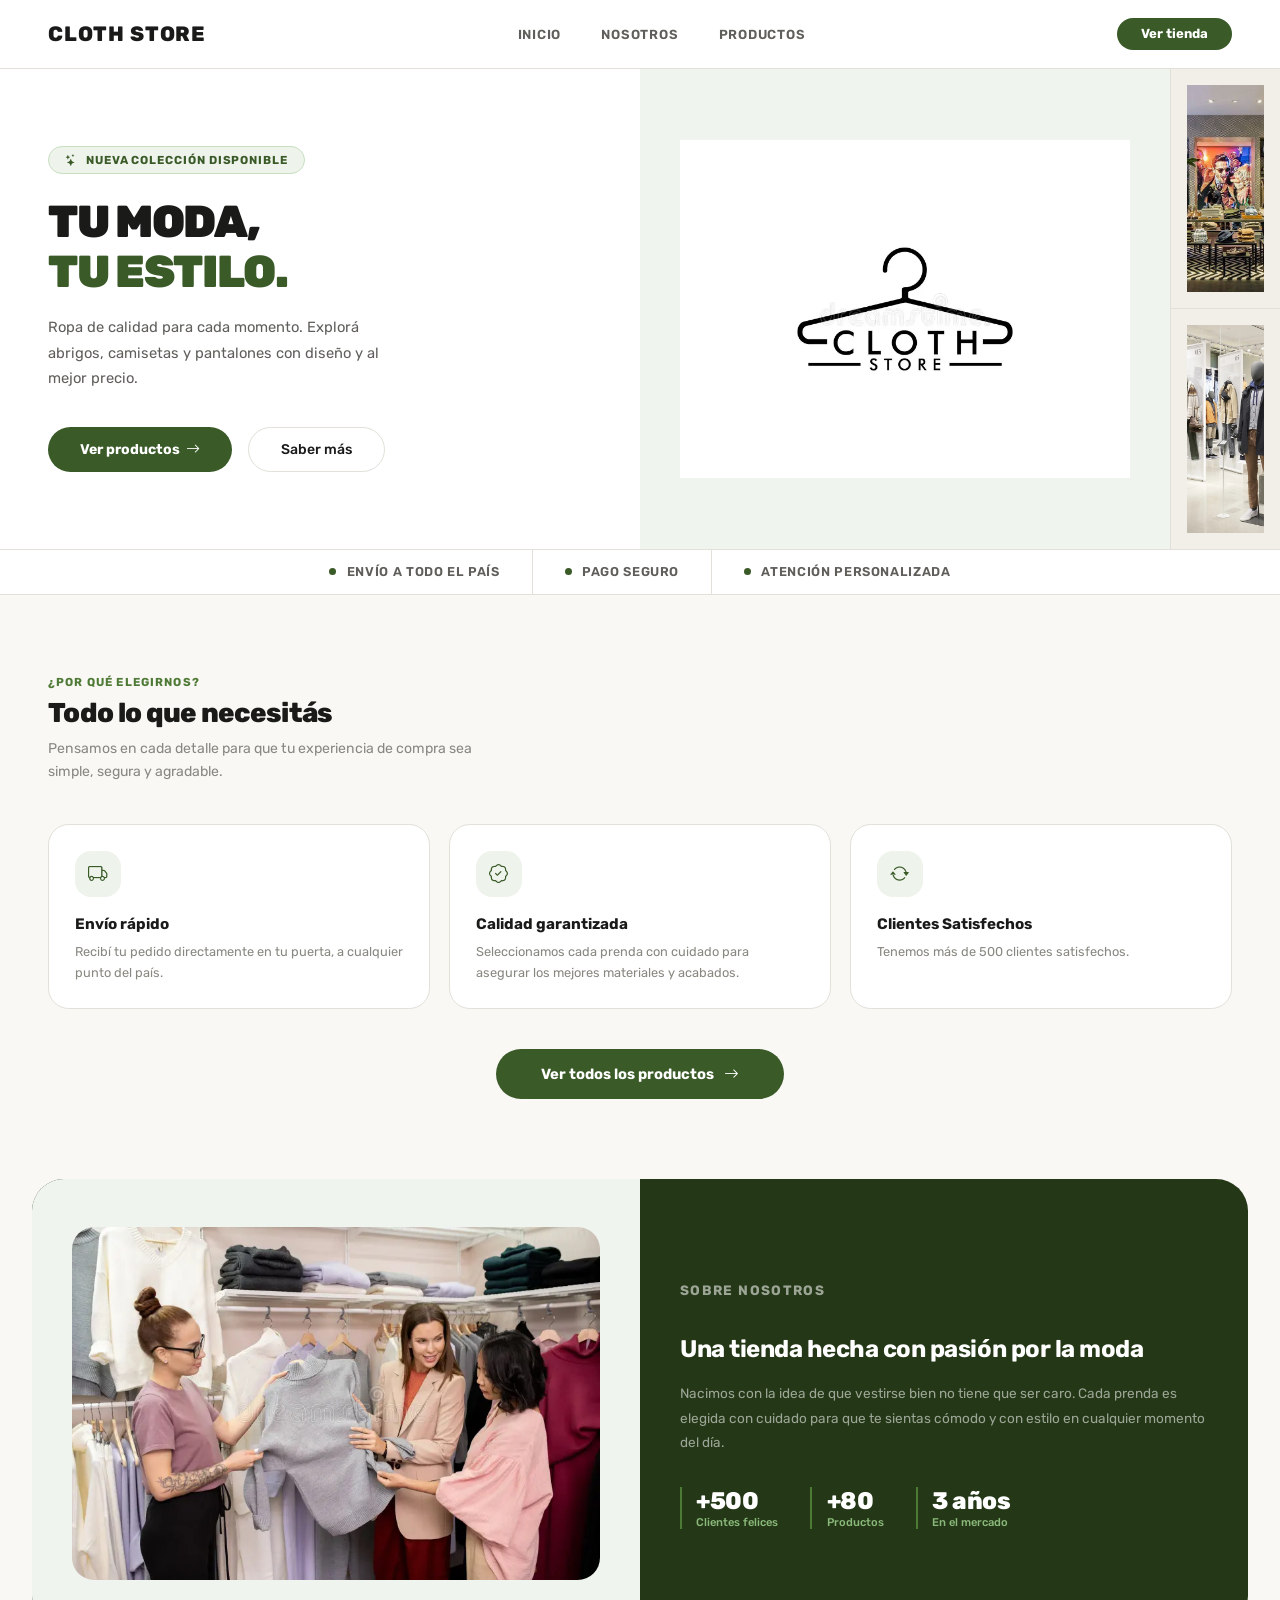
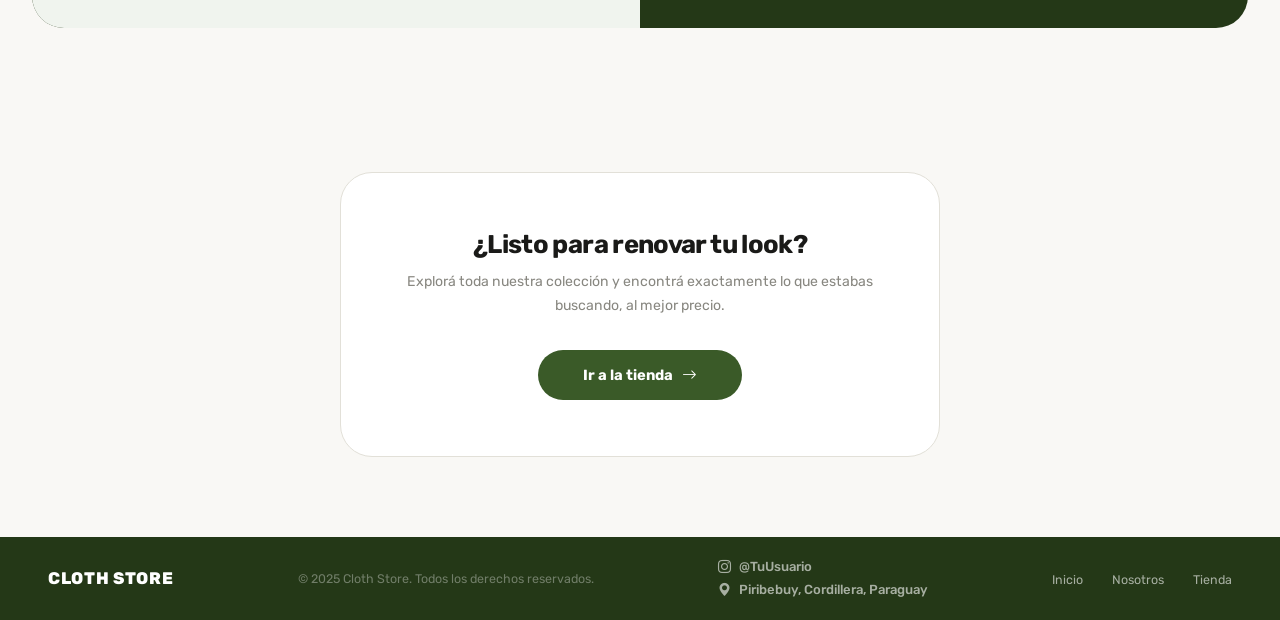
<file: index.html>
<!DOCTYPE html>
<html lang="es">
<head>
    <meta charset="UTF-8">
    <meta http-equiv="X-UA-Compatible" content="IE=edge">
    <meta name="viewport" content="width=device-width, initial-scale=1.0">
    <title>CLOTH STORE — Tu moda, tu estilo</title>
    <link rel="stylesheet" href="https://cdn.jsdelivr.net/npm/bootstrap-icons@1.9.1/font/bootstrap-icons.css">
    <link rel="preconnect" href="https://fonts.googleapis.com">
    <link href="https://fonts.googleapis.com/css2?family=Rubik:wght@300;400;500;600;700;800;900&display=swap" rel="stylesheet">
  <style>
    *, *::before, *::after { margin: 0; padding: 0; box-sizing: border-box; }

    :root {
        --clr-main:       #ffffff;
        --clr-main-dark:  #243817;
        --clr-main-mid:   #f0f4ee;
        --clr-main-light: #4e7a35;
        --clr-main-pale:  #eef3eb;
        --clr-accent:     #3a5a28;
        --clr-white:      #ffffff;
        --clr-bg:         #f9f8f5;
        --clr-gray-light: #f1efe8;
        --clr-gray:       #888780;
        --clr-border:     #e2e0d8;
        --clr-text:       #1a1a18;
        --clr-text-muted: #5f5e5a;
    }

    html { scroll-behavior: smooth; }
    body { font-family: 'Rubik', sans-serif; background-color: var(--clr-bg); color: var(--clr-text); overflow-x: hidden; }
    a { text-decoration: none; color: inherit; }
    ul { list-style: none; }
    img { max-width: 100%; display: block; }

    /* =====================
       NAVBAR
    ===================== */
    .navbar {
        background-color: var(--clr-white);
        border-bottom: 0.5px solid var(--clr-border);
        display: flex;
        justify-content: space-between;
        align-items: center;
        padding: 1.1rem 3rem;
        position: sticky;
        top: 0;
        z-index: 200;
    }

    .navbar-logo { color: var(--clr-text); font-size: 1.3rem; font-weight: 800; letter-spacing: .04em; text-transform: uppercase; }
    .navbar-links { display: flex; gap: 2.5rem; }
    .navbar-links a { color: var(--clr-text-muted); font-size: .82rem; font-weight: 600; text-transform: uppercase; letter-spacing: .06em; transition: color .2s; }
    .navbar-links a:hover { color: var(--clr-accent); }

    .navbar-cta {
        background: var(--clr-accent);
        color: var(--clr-white);
        border: 0;
        padding: .55rem 1.5rem;
        border-radius: 2rem;
        font-weight: 700;
        font-size: .82rem;
        cursor: pointer;
        font-family: 'Rubik', sans-serif;
        transition: background .2s;
    }

    .navbar-cta:hover { background: var(--clr-main-dark); }

    .navbar-mobile-btn {
        display: none;
        background: transparent;
        border: 0;
        color: var(--clr-text);
        font-size: 1.8rem;
        cursor: pointer;
        line-height: 1;
    }

    /* =====================
       MENÚ MOBILE
    ===================== */
    .mobile-menu { display: none; position: fixed; inset: 0; z-index: 300; }
    .mobile-menu.open { display: block; }

    .mobile-menu-overlay { position: absolute; inset: 0; background: rgba(0,0,0,.5); }

    .mobile-menu-drawer {
        position: absolute;
        top: 0;
        right: 0;
        width: 75%;
        max-width: 300px;
        height: 100%;
        background: var(--clr-white);
        padding: 2rem 1.5rem;
        display: flex;
        flex-direction: column;
        gap: 2rem;
        box-shadow: -4px 0 24px rgba(0,0,0,.1);
    }

    .mobile-menu-header { display: flex; justify-content: space-between; align-items: center; }
    .mobile-menu-logo { font-weight: 800; font-size: 1.1rem; text-transform: uppercase; letter-spacing: .04em; color: var(--clr-text); }
    .mobile-menu-close { background: transparent; border: 0; font-size: 1.8rem; cursor: pointer; color: var(--clr-text); line-height: 1; }

    .mobile-menu-links { display: flex; flex-direction: column; gap: .2rem; }
    .mobile-menu-links a { color: var(--clr-text-muted); font-size: .9rem; font-weight: 600; text-transform: uppercase; letter-spacing: .06em; padding: .9rem 0; border-bottom: 0.5px solid var(--clr-border); transition: color .2s; }
    .mobile-menu-links a:hover { color: var(--clr-accent); }

    .mobile-menu-cta {
        background: var(--clr-accent);
        color: var(--clr-white);
        border: 0;
        padding: .9rem;
        border-radius: 2rem;
        font-weight: 700;
        font-size: .88rem;
        cursor: pointer;
        font-family: 'Rubik', sans-serif;
        text-align: center;
        display: block;
        transition: background .2s;
    }

    .mobile-menu-cta:hover { background: var(--clr-main-dark); }

    /* =====================
       HERO
    ===================== */
    #inicio {
        background-color: var(--clr-white);
        display: grid;
        grid-template-columns: 1fr 1fr;
        min-height: 480px;
    }

    .hero-left { padding: 4rem 3rem; display: flex; flex-direction: column; justify-content: center; }

    .hero-tag {
        display: inline-flex;
        align-items: center;
        gap: .5rem;
        background: var(--clr-main-pale);
        color: var(--clr-accent);
        font-size: .72rem;
        font-weight: 700;
        padding: .4rem 1rem;
        border-radius: 2rem;
        margin-bottom: 1.4rem;
        width: fit-content;
        border: 1px solid #c8dfc0;
        text-transform: uppercase;
        letter-spacing: .08em;
    }

    .hero-left h1 { color: var(--clr-text); font-size: 2.8rem; font-weight: 900; line-height: 1.12; margin-bottom: 1.1rem; letter-spacing: -.03em; text-transform: uppercase; }
    .hero-left h1 span { color: var(--clr-accent); }
    .hero-desc { color: var(--clr-text-muted); font-size: .92rem; line-height: 1.75; margin-bottom: 2.2rem; max-width: 360px; }
    .hero-btns { display: flex; gap: 1rem; flex-wrap: wrap; }

    .btn-primary {
        background: var(--clr-accent);
        color: var(--clr-white);
        border: 0;
        padding: .8rem 2rem;
        border-radius: 2rem;
        font-weight: 700;
        font-size: .88rem;
        cursor: pointer;
        font-family: 'Rubik', sans-serif;
        transition: background .2s;
        display: inline-flex;
        align-items: center;
        gap: .4rem;
    }

    .btn-primary:hover { background: var(--clr-main-dark); }

    .btn-secondary {
        background: transparent;
        color: var(--clr-text);
        border: 1.5px solid var(--clr-border);
        padding: .8rem 2rem;
        border-radius: 2rem;
        font-weight: 500;
        font-size: .88rem;
        cursor: pointer;
        font-family: 'Rubik', sans-serif;
        transition: border-color .2s, color .2s;
    }

    .btn-secondary:hover { border-color: var(--clr-accent); color: var(--clr-accent); }

    .hero-right { display: grid; grid-template-columns: 2fr 1fr; }

    .hero-logo-panel { background: var(--clr-main-mid); display: flex; flex-direction: column; align-items: center; justify-content: center; gap: 1rem; padding: 2.5rem; }

    .hero-photos { display: flex; flex-direction: column; }

    .photo-slot { flex: 1; background: var(--clr-gray-light); display: flex; align-items: center; justify-content: center; flex-direction: column; gap: .5rem; border-left: 1px solid var(--clr-border); padding: 1rem; overflow: hidden; }
    .photo-slot:first-child { border-bottom: 1px solid var(--clr-border); }

    /* =====================
       STRIP
    ===================== */
    .strip { background: var(--clr-white); border-top: 0.5px solid var(--clr-border); border-bottom: 0.5px solid var(--clr-border); display: flex; justify-content: center; flex-wrap: wrap; }

    .strip-item { display: flex; align-items: center; gap: .65rem; color: var(--clr-text-muted); font-size: .8rem; font-weight: 600; text-transform: uppercase; letter-spacing: .05em; padding: .9rem 2rem; border-right: 0.5px solid var(--clr-border); }
    .strip-item:last-child { border-right: 0; }

    .strip-dot { width: 7px; height: 7px; border-radius: 50%; background: var(--clr-accent); flex-shrink: 0; }

    /* =====================
       FEATURES
    ===================== */
    #productos-preview { padding: 5rem 3rem; background: var(--clr-bg); }

    .section-eyebrow { color: var(--clr-main-light); font-size: .72rem; font-weight: 700; text-transform: uppercase; letter-spacing: .1em; margin-bottom: .5rem; }
    .section-title { color: var(--clr-text); font-size: 1.7rem; font-weight: 800; margin-bottom: .5rem; letter-spacing: -.025em; }
    .section-sub   { color: var(--clr-gray); font-size: .88rem; line-height: 1.7; margin-bottom: 2.5rem; max-width: 440px; }

    .feat-grid { display: grid; grid-template-columns: repeat(3, 1fr); gap: 1.2rem; }

    .feat-card { background: var(--clr-white); border-radius: 1.3rem; padding: 1.6rem; border: 0.5px solid var(--clr-border); transition: border-color .2s; }
    .feat-card:hover { border-color: var(--clr-accent); }

    .feat-icon { width: 46px; height: 46px; border-radius: 1rem; background: var(--clr-main-pale); display: flex; align-items: center; justify-content: center; margin-bottom: 1.1rem; color: var(--clr-accent); font-size: 1.2rem; }
    .feat-card h3 { color: var(--clr-text); font-size: .95rem; font-weight: 700; margin-bottom: .5rem; }
    .feat-card p  { color: var(--clr-gray); font-size: .8rem; line-height: 1.65; }

    /* =====================
       NOSOTROS
    ===================== */
    #nosotros { padding: 0 2rem 4rem; }

    .about-inner { background: var(--clr-main-dark); border-radius: 2rem; overflow: hidden; display: grid; grid-template-columns: 1fr 1fr; }

    .about-photo-panel { background: var(--clr-main-mid); display: flex; align-items: center; justify-content: center; padding: 3rem 2.5rem; min-height: 320px; }

    .about-text-panel { padding: 3rem 2.5rem; display: flex; flex-direction: column; justify-content: center; }

    .about-eyebrow { color: #8ab87a; font-size: .7rem; font-weight: 700; text-transform: uppercase; letter-spacing: .1em; margin-bottom: .7rem; }
    .about-text-panel h2 { color: var(--clr-white); font-size: 1.5rem; font-weight: 700; line-height: 1.3; margin-bottom: 1rem; letter-spacing: -.02em; }
    .about-text-panel p  { color: rgba(255,255,255,.55); font-size: .85rem; line-height: 1.8; margin-bottom: 2rem; }

    .stats-row { display: flex; gap: 2rem; flex-wrap: wrap; }
    .stat { border-left: 2px solid var(--clr-main-light); padding-left: .9rem; }
    .stat-num   { color: var(--clr-white); font-size: 1.5rem; font-weight: 800; letter-spacing: -.02em; }
    .stat-label { color: #8ab87a; font-size: .7rem; font-weight: 500; margin-top: .1rem; }

    /* =====================
       CTA
    ===================== */
    .cta-section { padding: 5rem 3rem; text-align: center; background: var(--clr-bg); }

    .cta-inner { background: var(--clr-white); border-radius: 2rem; padding: 3.5rem 2rem; border: 0.5px solid var(--clr-border); max-width: 600px; margin: 0 auto; }
    .cta-inner h2 { color: var(--clr-text); font-size: 1.6rem; font-weight: 700; margin-bottom: .7rem; letter-spacing: -.025em; }
    .cta-inner p  { color: var(--clr-gray); font-size: .88rem; line-height: 1.7; margin-bottom: 2rem; }

    .cta-btn {
        background: var(--clr-accent);
        color: var(--clr-white);
        border: 0;
        padding: 1rem 2.8rem;
        border-radius: 2rem;
        font-size: .92rem;
        font-weight: 700;
        cursor: pointer;
        font-family: 'Rubik', sans-serif;
        display: inline-flex;
        align-items: center;
        gap: .6rem;
        transition: background .2s;
    }

    .cta-btn:hover { background: var(--clr-main-dark); }

    /* =====================
       FOOTER
    ===================== */
    footer {
        background: var(--clr-main-dark);
        padding: 1.4rem 3rem;
        display: flex;
        justify-content: space-between;
        align-items: center;
        flex-wrap: wrap;
        gap: 1rem;
    }

    /* Todos los links del footer en blanco — soluciona el color rojo */
    footer a { color: rgba(255,255,255,.6); text-decoration: none; transition: color .2s; }
    footer a:hover { color: var(--clr-white); }

    .footer-logo { color: var(--clr-white); font-weight: 800; font-size: 1.05rem; text-transform: uppercase; letter-spacing: .04em; }
    .footer-copy { color: rgba(255,255,255,.35); font-size: .78rem; }

    .footer-links { display: flex; gap: 1.8rem; }
    .footer-links a { font-size: .78rem; }

    .footer-info { display: flex; flex-direction: column; gap: .5rem; }
    .footer-social { font-size: .82rem; font-weight: 500; display: flex; align-items: center; gap: .5rem; }

    /* =====================
       MEDIA QUERIES
    ===================== */
    @media (max-width: 900px) {
        .feat-grid { grid-template-columns: 1fr 1fr; }
        #inicio { grid-template-columns: 1fr; }
        .hero-right { display: none; }
        .hero-left { padding: 3rem 2rem 3.5rem; }
        .hero-left h1 { font-size: 2rem; }
        .about-inner { grid-template-columns: 1fr; }
        .about-photo-panel { min-height: 220px; padding: 2rem; }
    }

    @media (max-width: 650px) {
        .navbar { padding: 1rem 1.2rem; }
        .navbar-links, .navbar-cta { display: none; }
        .navbar-mobile-btn { display: block; }

        .hero-left { padding: 2.5rem 1.5rem; }
        .hero-left h1 { font-size: 1.9rem; }
        .hero-desc { font-size: .85rem; }

        .strip { justify-content: flex-start; overflow-x: auto; flex-wrap: nowrap; }
        .strip-item { padding: .75rem 1.2rem; font-size: .72rem; white-space: nowrap; }

        #productos-preview { padding: 3rem 1.2rem; }
        .feat-grid { grid-template-columns: 1fr; }

        #nosotros { padding: 0 1rem 3rem; }
        .about-photo-panel { min-height: 180px; padding: 1.5rem; }
        .about-text-panel { padding: 1.8rem 1.5rem; }
        .about-text-panel h2 { font-size: 1.2rem; }
        .stats-row { gap: 1rem; }

        .cta-section { padding: 3rem 1.2rem; }
        .cta-inner { padding: 2rem 1.2rem; border-radius: 1.2rem; }
        .cta-inner h2 { font-size: 1.2rem; }
        .cta-btn { padding: .85rem 1.8rem; font-size: .85rem; }

        footer { padding: 1.2rem 1.5rem; flex-direction: column; text-align: center; }
        .footer-links { justify-content: center; }
        .footer-info { align-items: center; }
    }

    @media (max-width: 400px) {
        .hero-left h1 { font-size: 1.6rem; }
        .hero-btns { flex-direction: column; }
        .btn-primary, .btn-secondary { width: 100%; justify-content: center; }
    }
</style>
</head>
<body>

    <!-- NAVBAR -->
    <nav class="navbar">
        <span class="navbar-logo">CLOTH STORE</span>
        <ul class="navbar-links">
            <li><a href="#inicio">Inicio</a></li>
            <li><a href="#nosotros">Nosotros</a></li>
            <li><a href="#productos-preview">Productos</a></li>
        </ul>
        <a href="./tienda.html" class="navbar-cta">Ver tienda</a>
        <button class="navbar-mobile-btn" id="mobile-menu-btn">
            <i class="bi bi-list"></i>
        </button>
    </nav>

    <!-- MENÚ MOBILE -->
    <div class="mobile-menu" id="mobile-menu">
        <div class="mobile-menu-overlay" id="mobile-menu-overlay"></div>
        <div class="mobile-menu-drawer">
            <div class="mobile-menu-header">
                <span class="mobile-menu-logo">Cloth Store</span>
                <button class="mobile-menu-close" id="mobile-menu-close">
                    <i class="bi bi-x"></i>
                </button>
            </div>
            <ul class="mobile-menu-links">
                <li><a href="#inicio"           id="ml-inicio">Inicio</a></li>
                <li><a href="#nosotros"          id="ml-nosotros">Nosotros</a></li>
                <li><a href="#productos-preview" id="ml-productos">Productos</a></li>
            </ul>
            <a href="./tienda.html" class="mobile-menu-cta">Ver tienda</a>
        </div>
    </div>

    <!-- HERO -->
    <section id="inicio">
        <div class="hero-left">
            <span class="hero-tag">
                <i class="bi bi-stars"></i>
                Nueva colección disponible
            </span>
            <h1>Tu moda,<br><span>tu estilo.</span></h1>
            <p class="hero-desc">
                Ropa de calidad para cada momento. Explorá abrigos, camisetas
                y pantalones con diseño y al mejor precio.
            </p>
            <div class="hero-btns">
                <a href="./tienda.html" class="btn-primary">
                    Ver productos <i class="bi bi-arrow-right"></i>
                </a>
                <a href="#nosotros" class="btn-secondary">Saber más</a>
            </div>
        </div>
        <div class="hero-right">
            <div class="hero-logo-panel">
                <img src="./img/logo/logo.webp" alt="CLOTH STORE" style="max-width:450px;">
            </div>
            <div class="hero-photos">
                <div class="photo-slot">
                    <img src="./img/logo/tienda2.jpg" alt="Producto" style="width:100%;height:100%;object-fit:cover;">
                </div>
                <div class="photo-slot">
                    <img src="./img/logo/tienda.jpeg" alt="Foto tienda" style="width:100%;height:100%;object-fit:cover;">
                </div>
            </div>
        </div>
    </section>

    <!-- STRIP -->
    <div class="strip">
        <div class="strip-item"><span class="strip-dot"></span> Envío a todo el país</div>
        <div class="strip-item"><span class="strip-dot"></span> Pago seguro</div>
        <div class="strip-item"><span class="strip-dot"></span> Atención personalizada</div>
    </div>

    <!-- FEATURES -->
    <section id="productos-preview">
        <p class="section-eyebrow">¿Por qué elegirnos?</p>
        <h2 class="section-title">Todo lo que necesitás</h2>
        <p class="section-sub">Pensamos en cada detalle para que tu experiencia de compra sea simple, segura y agradable.</p>
        <div class="feat-grid">
            <div class="feat-card">
                <div class="feat-icon"><i class="bi bi-truck"></i></div>
                <h3>Envío rápido</h3>
                <p>Recibí tu pedido directamente en tu puerta, a cualquier punto del país.</p>
            </div>
            <div class="feat-card">
                <div class="feat-icon"><i class="bi bi-patch-check"></i></div>
                <h3>Calidad garantizada</h3>
                <p>Seleccionamos cada prenda con cuidado para asegurar los mejores materiales y acabados.</p>
            </div>
            <div class="feat-card">
                <div class="feat-icon"><i class="bi bi-arrow-repeat"></i></div>
                <h3>Clientes Satisfechos</h3>
                <p>Tenemos más de 500 clientes satisfechos.</p>
            </div>
        </div>
        <div style="text-align:center; margin-top:2.5rem;">
            <a href="./tienda.html" class="cta-btn">
                Ver todos los productos <i class="bi bi-arrow-right"></i>
            </a>
        </div>
    </section>

    <!-- NOSOTROS -->
    <section id="nosotros">
        <div class="about-inner">
            <div class="about-photo-panel">
                <img src="./img/logo/vendedores.webp" alt="Nuestro equipo"
                     style="width:100%;height:100%;object-fit:cover;border-radius:1.4rem;">
            </div>
            <div class="about-text-panel">
                <p class="about-eyebrow">Sobre nosotros</p>
                <h2>Una tienda hecha con pasión por la moda</h2>
                <p>Nacimos con la idea de que vestirse bien no tiene que ser caro. Cada prenda es elegida con cuidado para que te sientas cómodo y con estilo en cualquier momento del día.</p>
                <div class="stats-row">
                    <div class="stat"><div class="stat-num">+500</div><div class="stat-label">Clientes felices</div></div>
                    <div class="stat"><div class="stat-num">+80</div><div class="stat-label">Productos</div></div>
                    <div class="stat"><div class="stat-num">3 años</div><div class="stat-label">En el mercado</div></div>
                </div>
            </div>
        </div>
    </section>

    <!-- CTA -->
    <section class="cta-section">
        <div class="cta-inner">
            <h2>¿Listo para renovar tu look?</h2>
            <p>Explorá toda nuestra colección y encontrá exactamente lo que estabas buscando, al mejor precio.</p>
            <a href="./tienda.html" class="cta-btn">Ir a la tienda <i class="bi bi-arrow-right"></i></a>
        </div>
    </section>

    <!-- FOOTER -->
   <footer>
    <span class="footer-logo">CLOTH STORE</span>
    <p class="footer-copy">© 2025 Cloth Store. Todos los derechos reservados.</p>
    <div class="footer-info">
        <a href="https://www.instagram.com/TU_USUARIO" target="_blank" class="footer-social">
            <i class="bi bi-instagram"></i> @TuUsuario
        </a>
        <a href="https://maps.google.com/?q=TU+DIRECCION" target="_blank" class="footer-social">
            <i class="bi bi-geo-alt-fill"></i> Piribebuy, Cordillera, Paraguay
        </a>
    </div>
    <ul class="footer-links">
        <li><a href="#inicio">Inicio</a></li>
        <li><a href="#nosotros">Nosotros</a></li>
        <li><a href="./tienda.html">Tienda</a></li>
    </ul>
</footer>

    <script>
        const mobileMenuBtn     = document.getElementById("mobile-menu-btn");
        const mobileMenu        = document.getElementById("mobile-menu");
        const mobileMenuClose   = document.getElementById("mobile-menu-close");
        const mobileMenuOverlay = document.getElementById("mobile-menu-overlay");

        function abrirMenu() { mobileMenu.classList.add("open"); document.body.style.overflow = "hidden"; }
        function cerrarMenu() { mobileMenu.classList.remove("open"); document.body.style.overflow = ""; }

        mobileMenuBtn.addEventListener("click", abrirMenu);
        mobileMenuClose.addEventListener("click", cerrarMenu);
        mobileMenuOverlay.addEventListener("click", cerrarMenu);

        // Cerrar al hacer click en un link del menú
        ["ml-inicio","ml-nosotros","ml-productos"].forEach(id => {
            document.getElementById(id).addEventListener("click", cerrarMenu);
        });
    </script>

</body>
</html>
</file>
